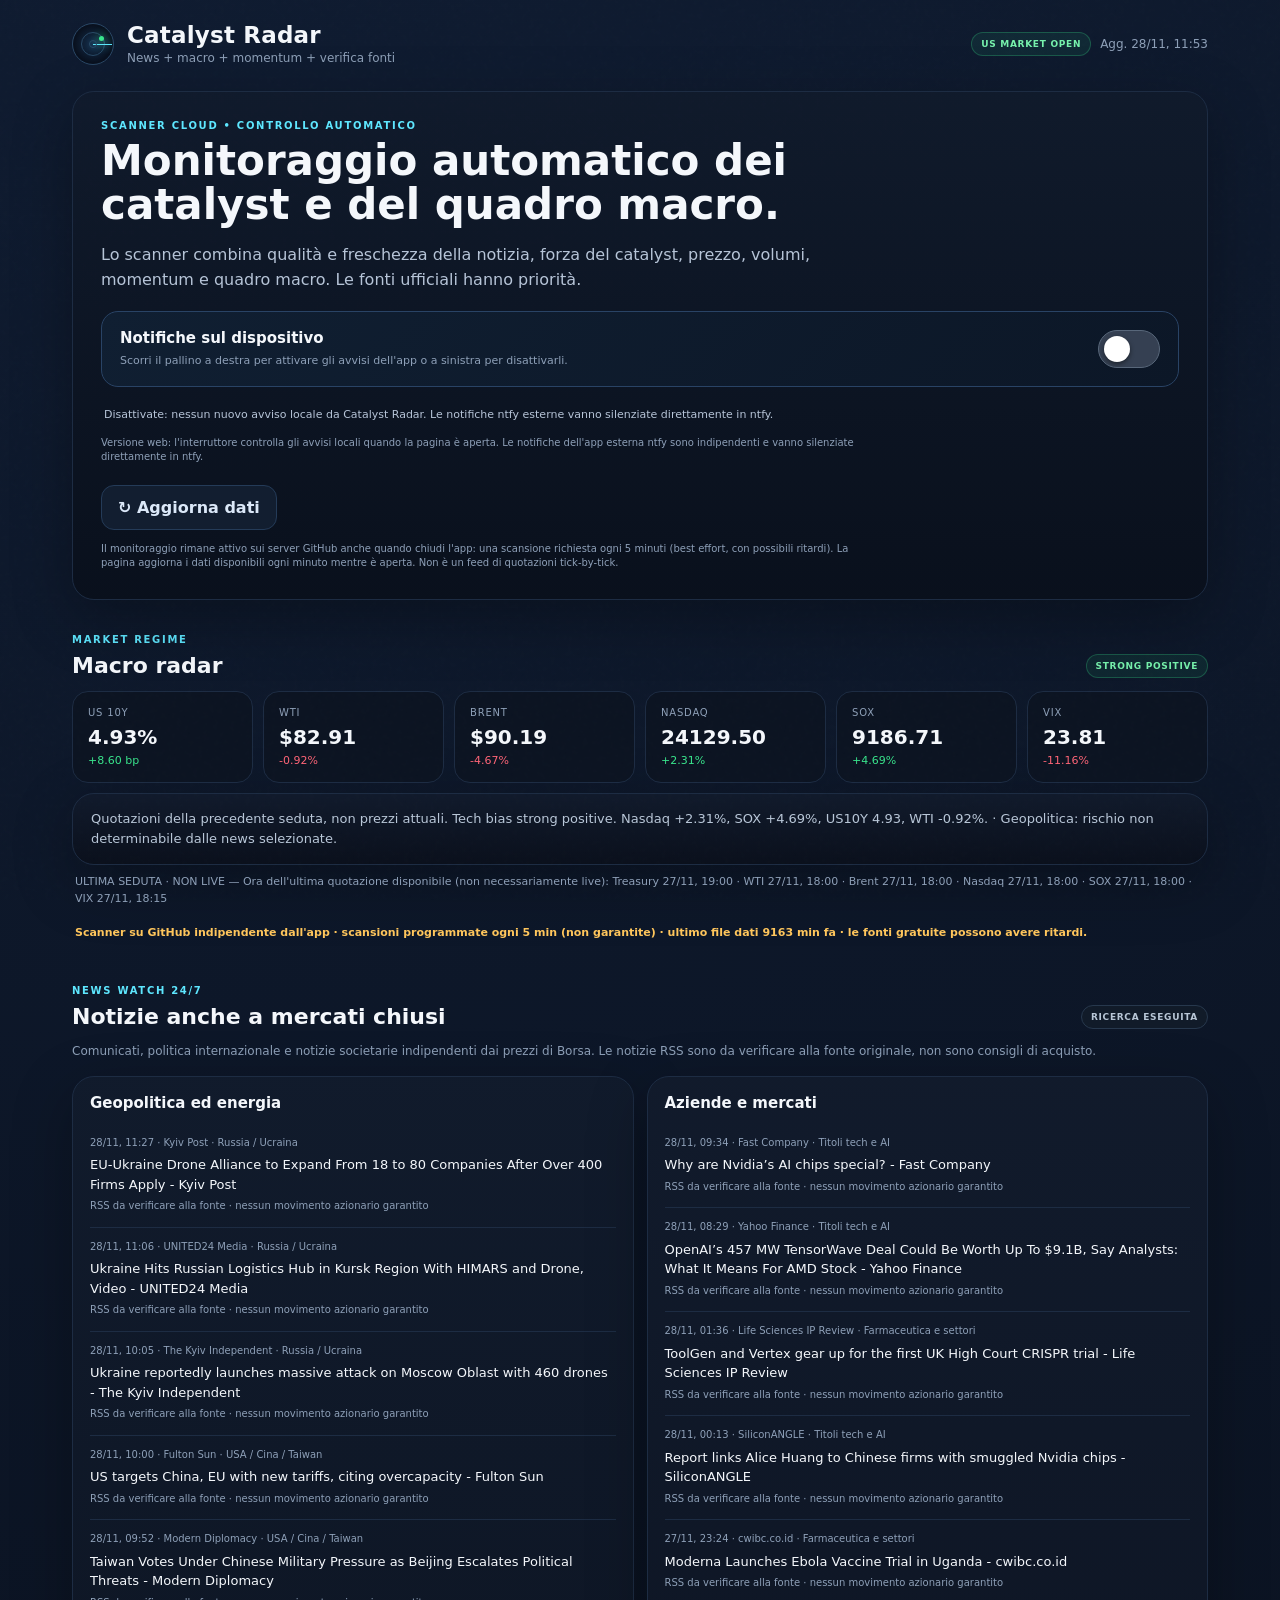
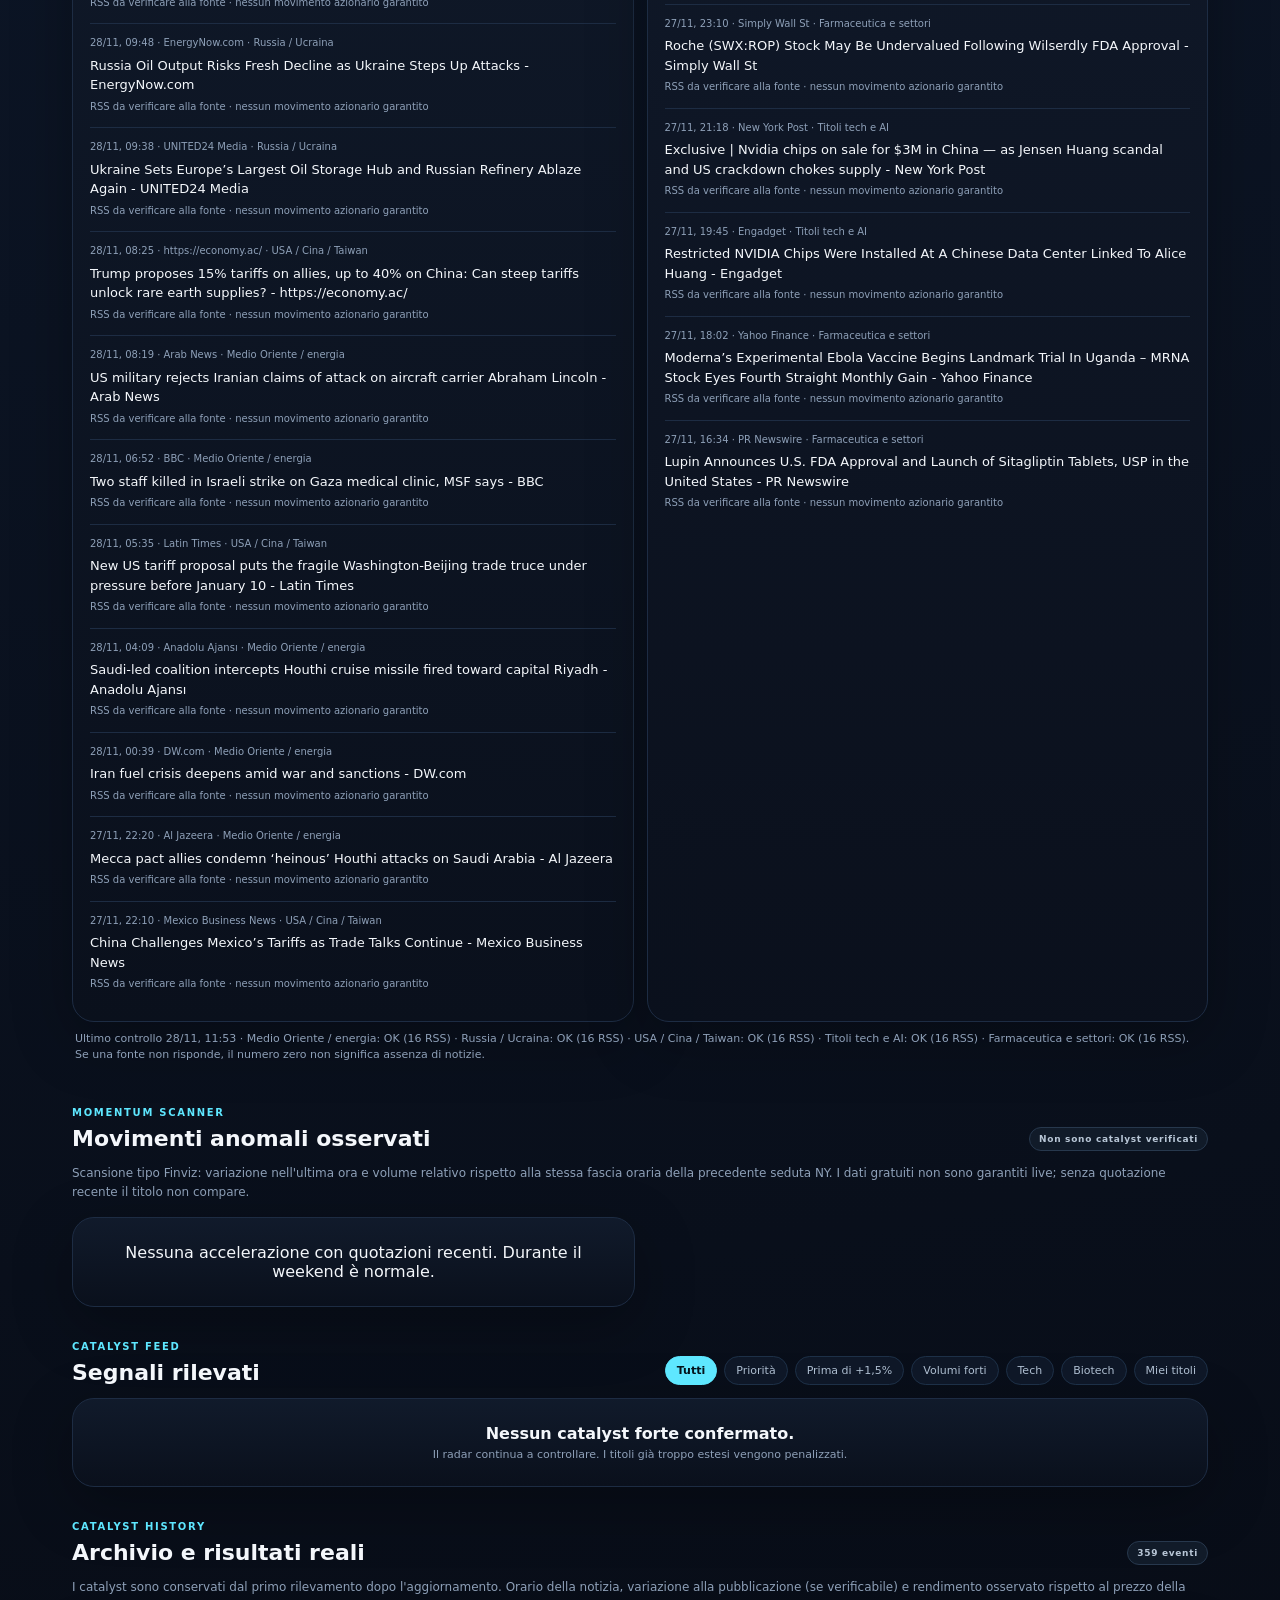
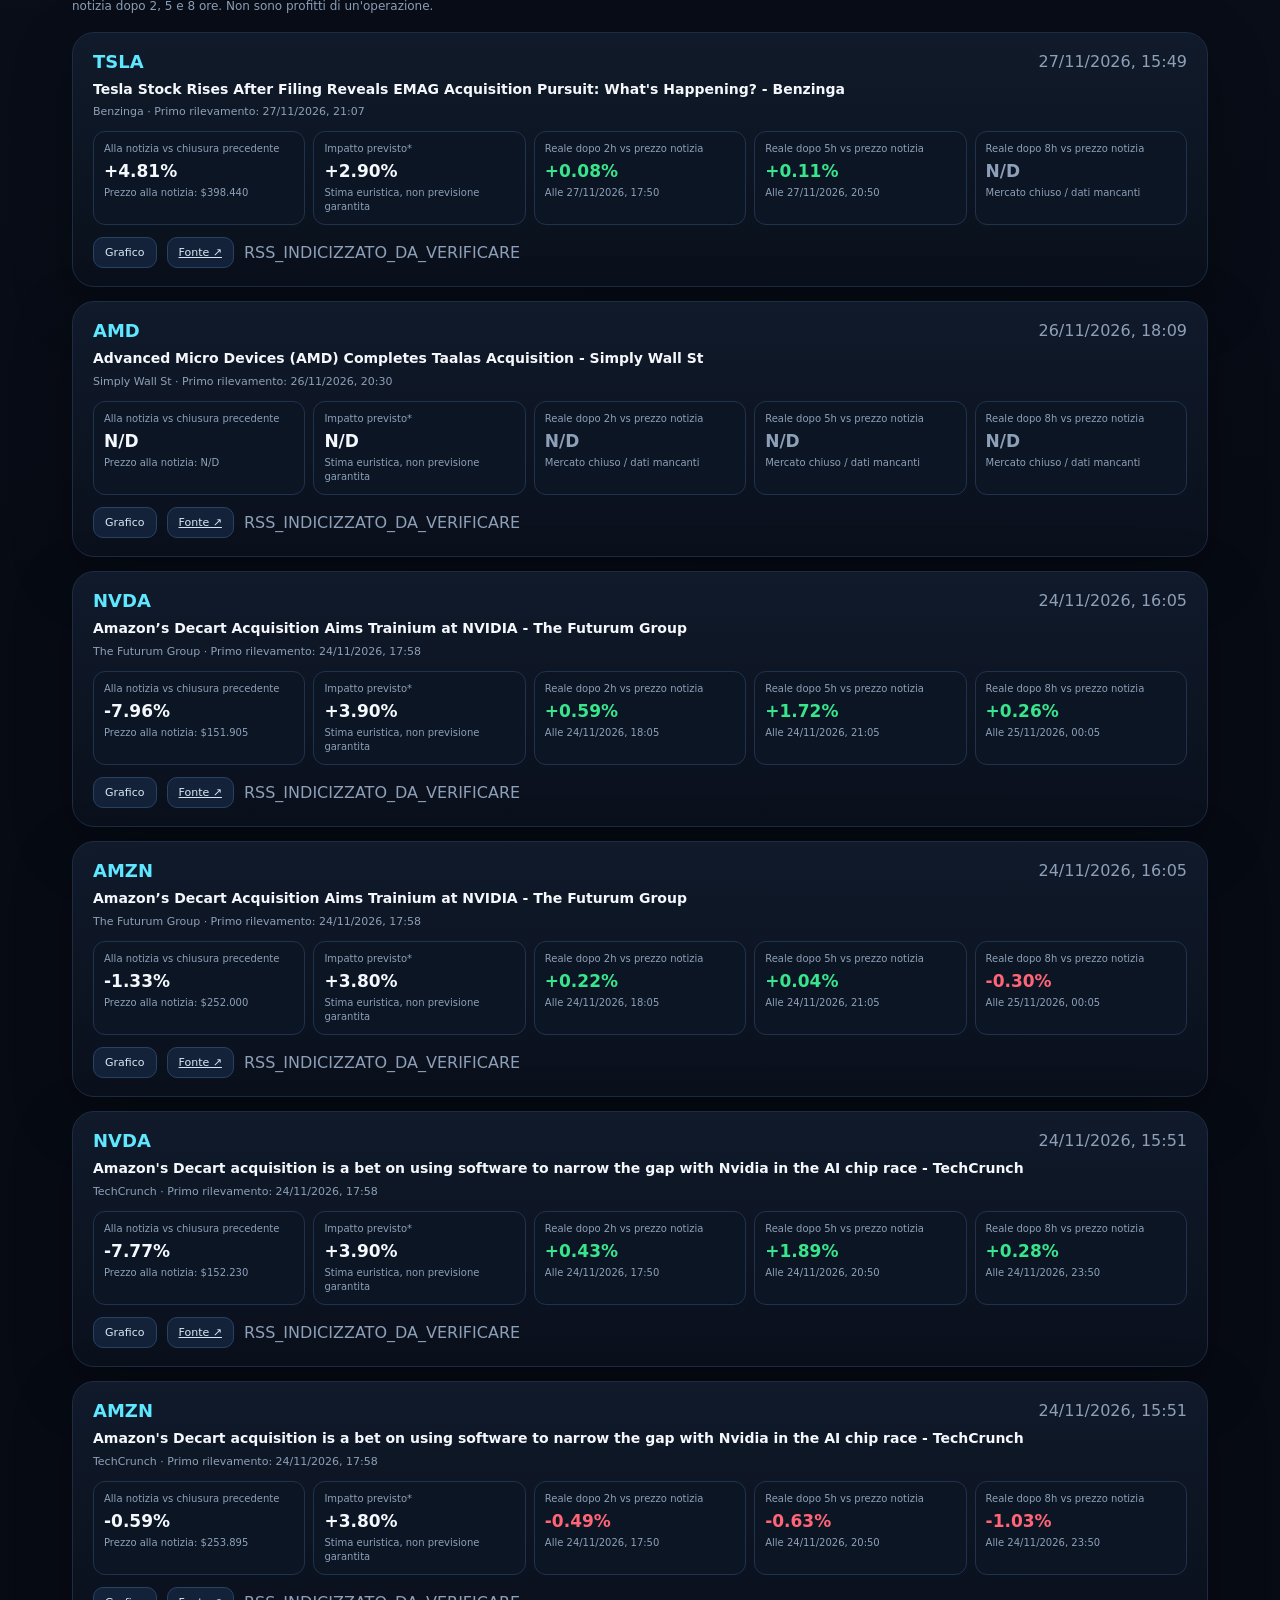
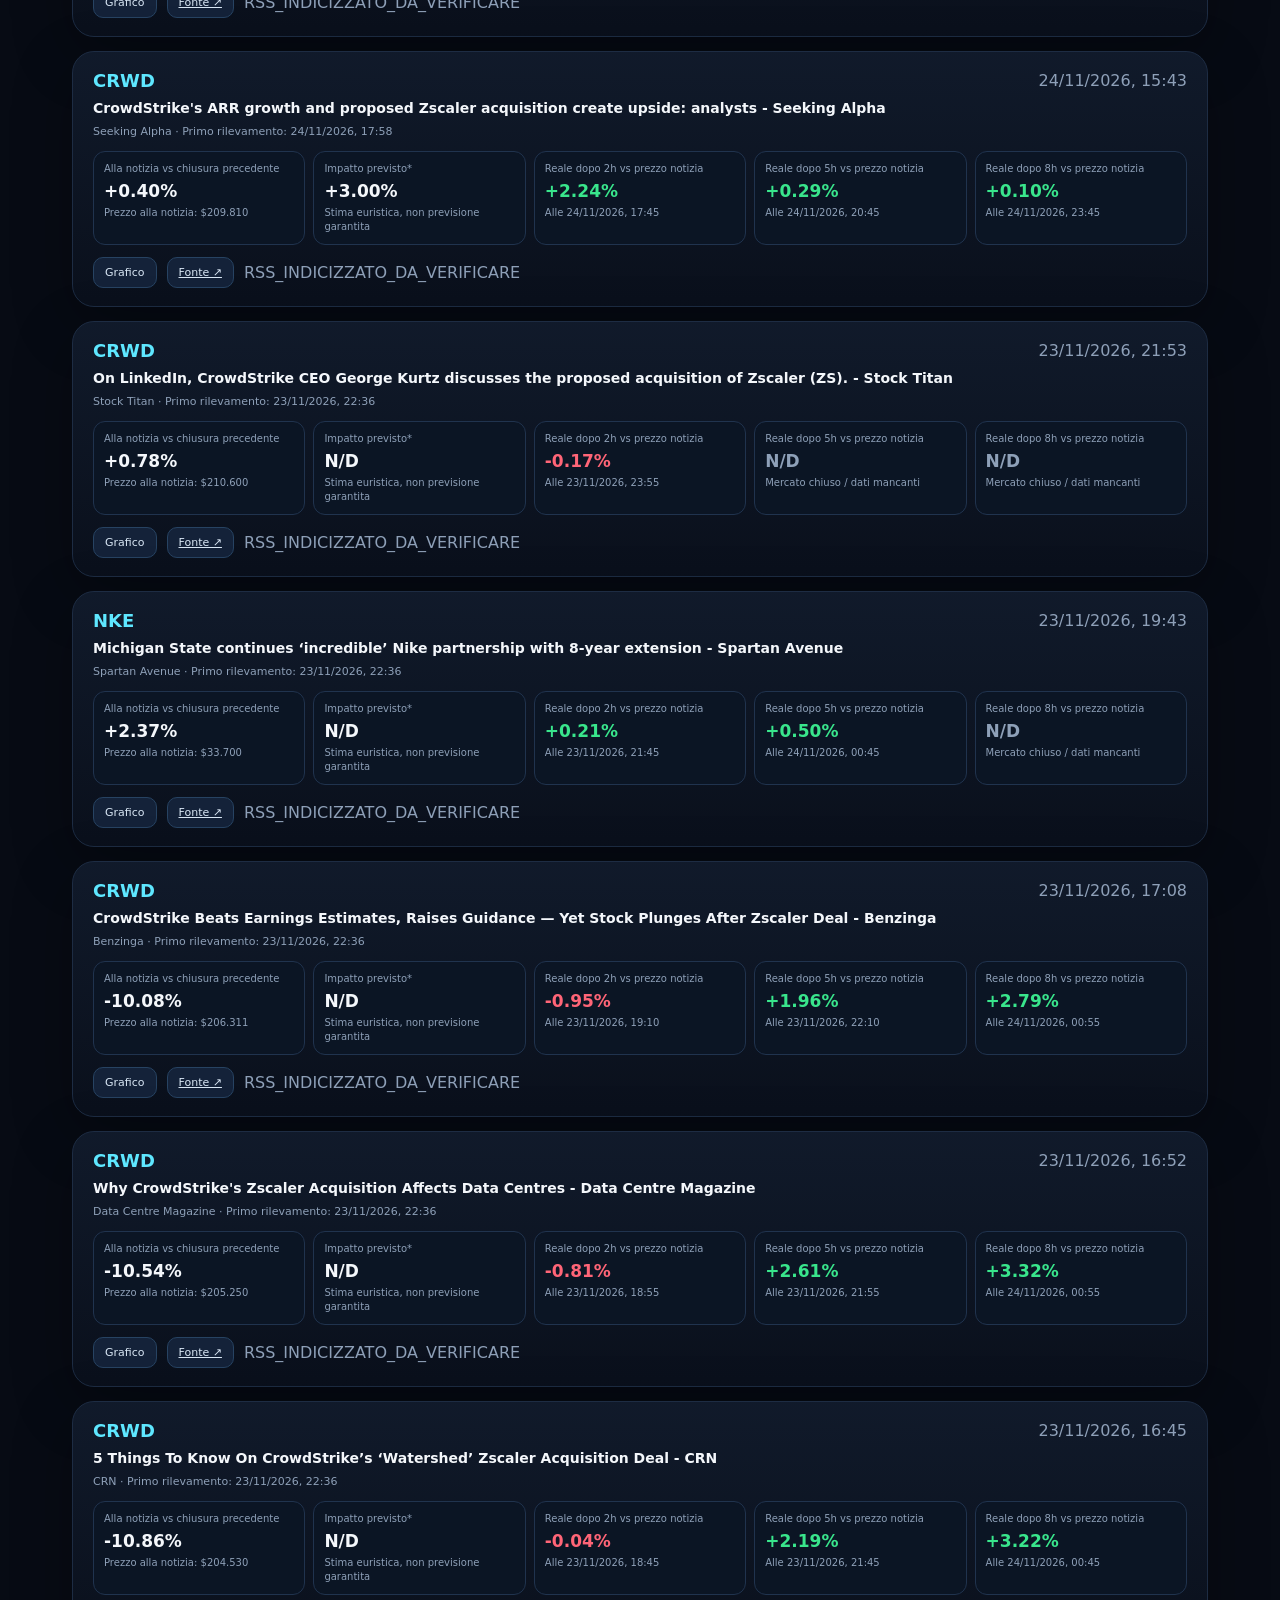
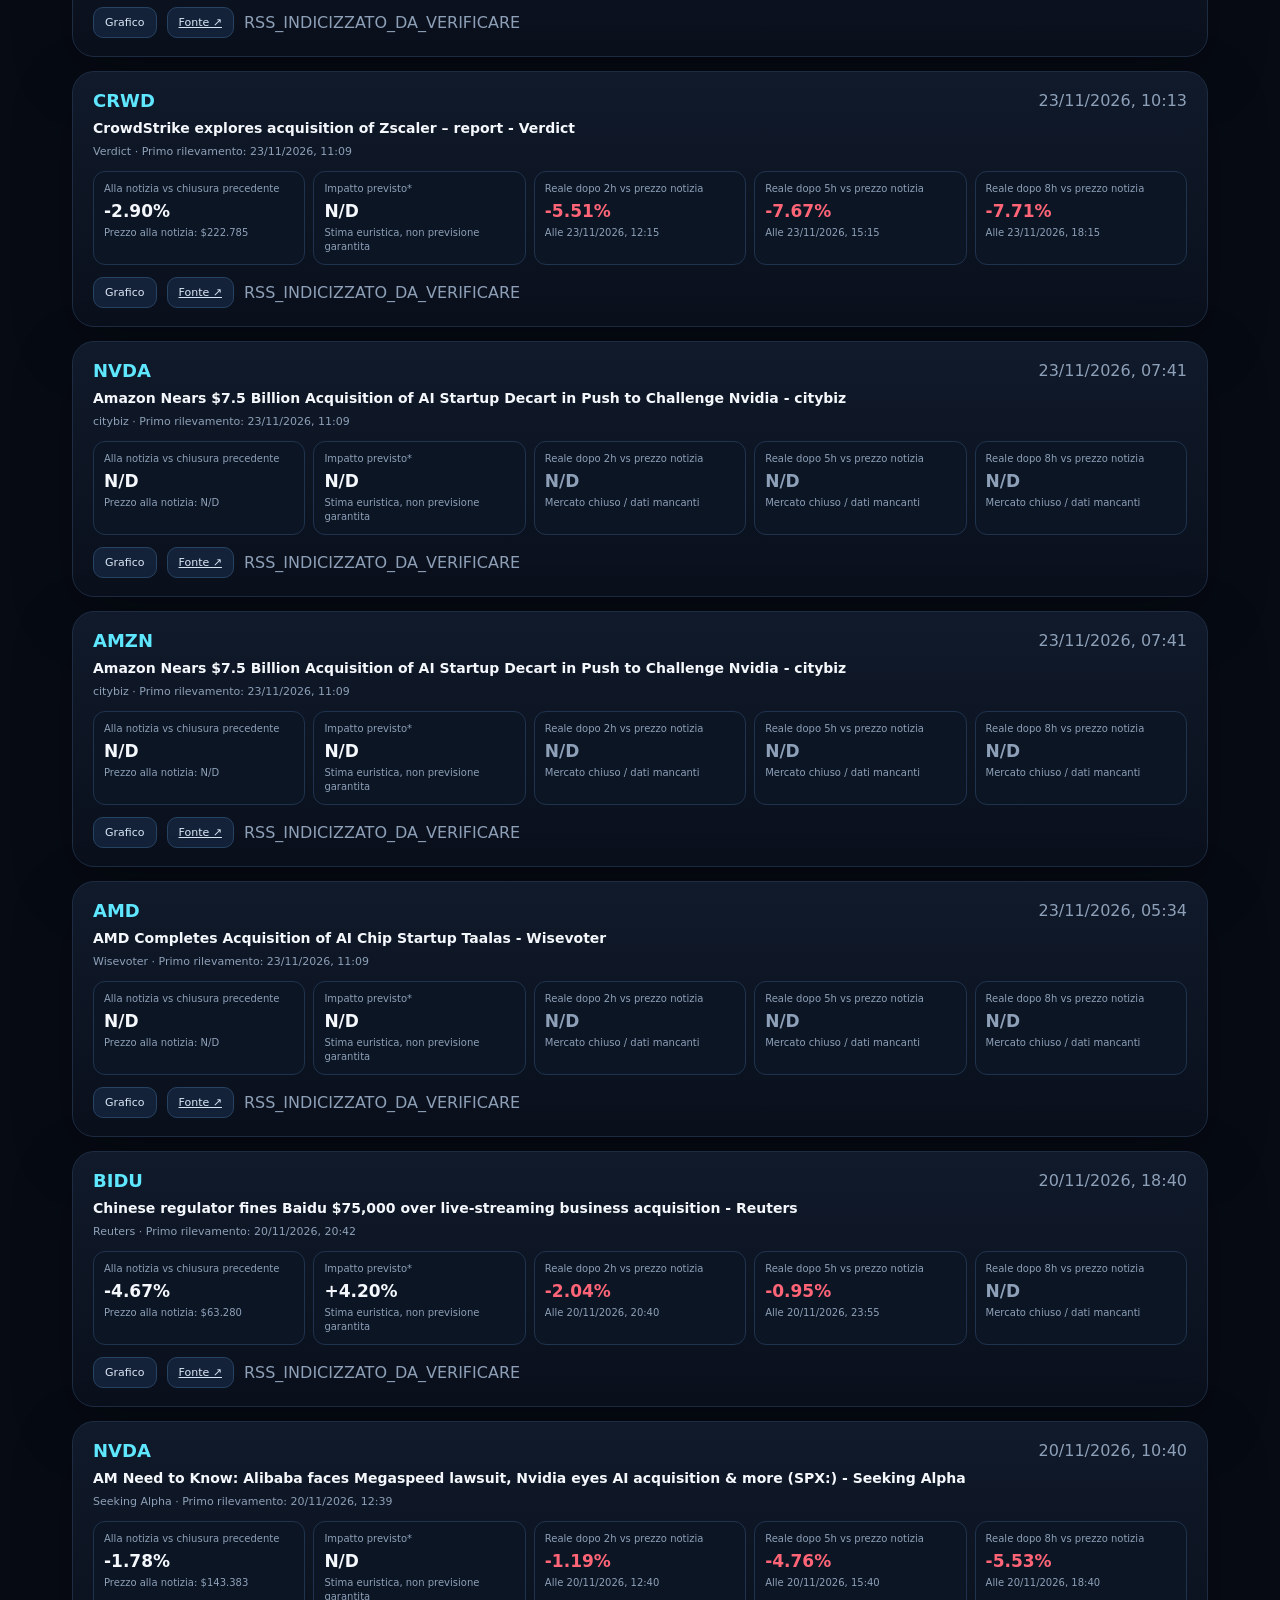
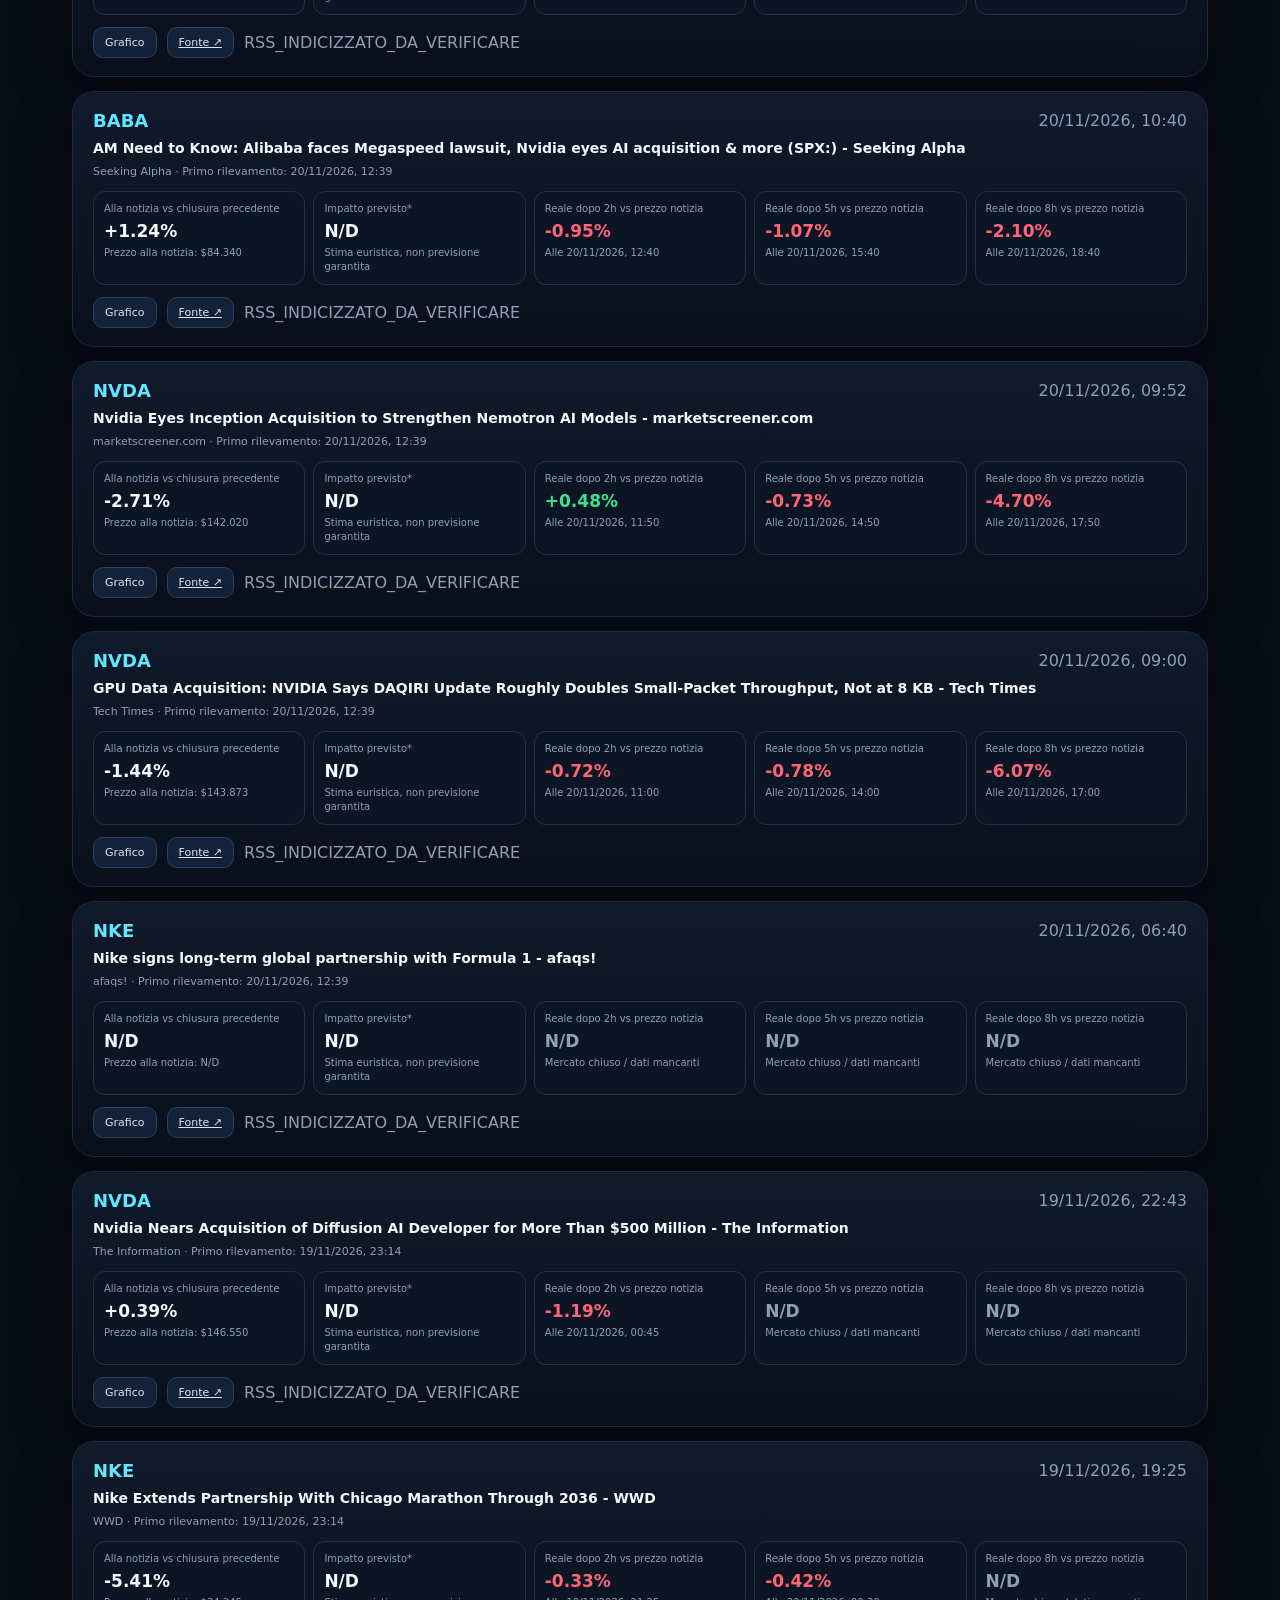
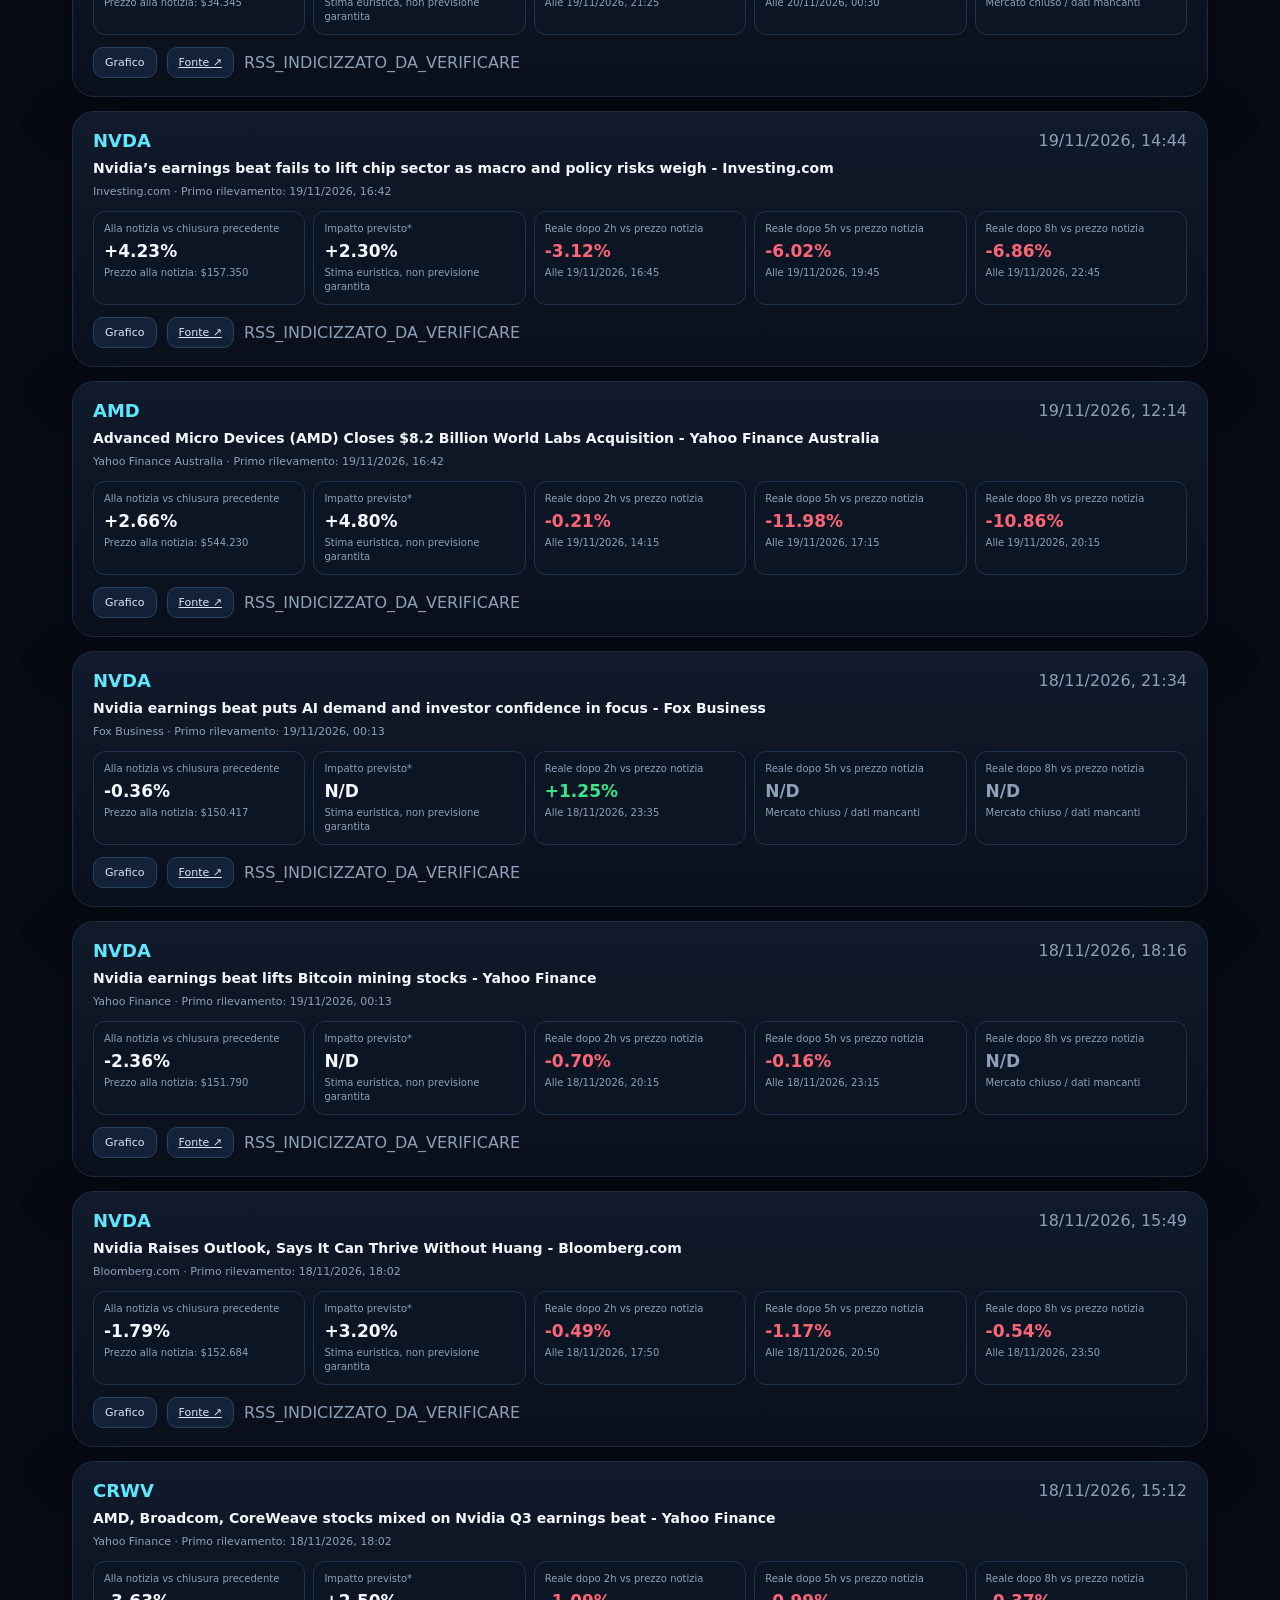
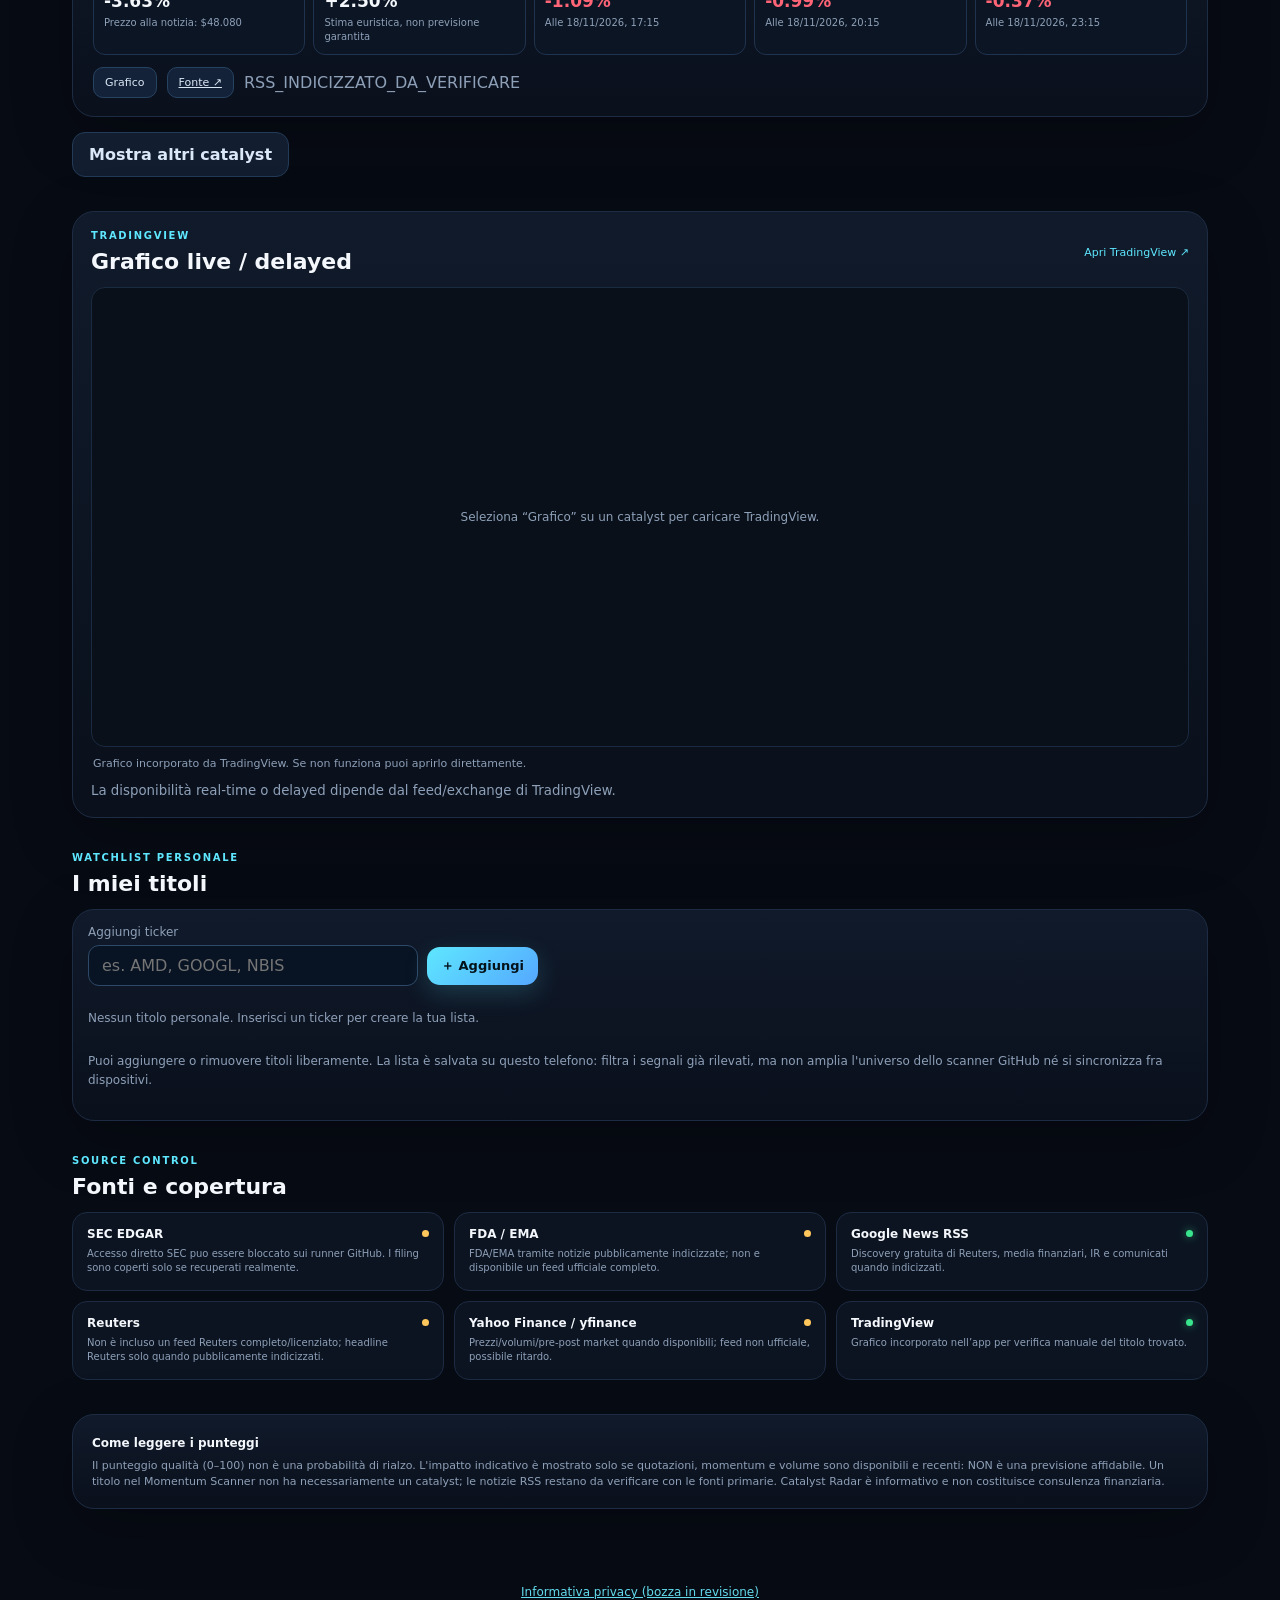
<file: index.html>
<!doctype html>
<html lang="it">
<head>
  <meta charset="utf-8" />
  <meta name="viewport" content="width=device-width,initial-scale=1,viewport-fit=cover" />
  <meta name="theme-color" content="#070b14" />
  <meta name="description" content="Catalyst Radar: scanner gratuito di catalyst azionari, macro, momentum e fonti." />
  <title>Catalyst Radar</title>
  <link rel="manifest" href="./manifest.webmanifest" />
  <link rel="icon" href="./assets/icon.svg" type="image/svg+xml" />
  <link rel="apple-touch-icon" href="./assets/icon-192.png" />
  <link rel="stylesheet" href="./styles.css" />
</head>
<body>
  <div class="noise"></div>
  <header class="topbar">
    <div class="brand">
      <div class="radar-logo"><span></span><i></i></div>
      <div>
        <h1>Catalyst Radar</h1>
        <p>News + macro + momentum + verifica fonti</p>
      </div>
    </div>
    <div class="status-row">
      <span id="marketBadge" class="badge neutral">Market</span>
      <span id="lastUpdate" class="muted">Aggiornamento…</span>
    </div>
  </header>

  <main>
    <section class="hero panel">
      <div class="hero-copy">
        <div class="eyebrow">SCANNER CLOUD • CONTROLLO AUTOMATICO</div>
        <h2>Monitoraggio automatico dei catalyst e del quadro macro.</h2>
        <p>Lo scanner combina qualità e freschezza della notizia, forza del catalyst, prezzo, volumi, momentum e quadro macro. Le fonti ufficiali hanno priorità.</p>
        <div class="notification-preference">
          <div class="notification-preference-copy">
            <strong>Notifiche sul dispositivo</strong>
            <small>Scorri il pallino a destra per attivare gli avvisi dell'app o a sinistra per disattivarli.</small>
          </div>
          <label class="notification-switch">
            <input id="deviceNotificationToggle" type="checkbox" role="switch" aria-label="Notifiche su questo dispositivo" aria-describedby="deviceNotificationStatus" />
            <span class="notification-switch-track" aria-hidden="true"><span class="notification-switch-thumb"></span></span>
          </label>
        </div>
        <p id="deviceNotificationStatus" class="data-timestamps" aria-live="polite">Controllo preferenza notifiche…</p>
        <small id="notificationPlatformInfo" class="hero-note">Versione web: l'interruttore controlla soltanto gli avvisi mentre la pagina è aperta. Le notifiche dell'app esterna ntfy vanno gestite separatamente in ntfy. La versione Android usa invece notifiche Firebase per ciascun dispositivo, quando Firebase è configurato.</small>
        <div class="actions">
          <button id="refreshBtn" class="secondary">↻ Aggiorna dati</button>
          <button id="installBtn" class="secondary hidden">＋ Installa app</button>
        </div>
        <small class="hero-note">Il monitoraggio rimane attivo sui server GitHub anche quando chiudi l'app: una scansione richiesta ogni 5 minuti (best effort, con possibili ritardi). La pagina aggiorna i dati disponibili ogni minuto mentre è aperta. Non è un feed di quotazioni tick-by-tick.</small>
      </div>
    </section>

    <section>
      <div class="section-head">
        <div><div class="eyebrow">MARKET REGIME</div><h3>Macro radar</h3></div>
        <span id="macroBias" class="badge neutral">NEUTRAL</span>
      </div>
      <div id="macroGrid" class="macro-grid"></div>
      <div id="macroSummary" class="macro-summary panel">Caricamento quadro macro…</div>
      <div id="macroQuoteTimes" class="data-timestamps">Ultime quotazioni disponibili: verifica in corso…</div>
      <div id="backendStatus" class="data-timestamps">Ultima scansione cloud: in attesa…</div>
    </section>

    <section id="newsWatchSection">
      <div class="section-head">
        <div><div class="eyebrow">NEWS WATCH 24/7</div><h3>Notizie anche a mercati chiusi</h3></div>
        <span id="newsWatchStatus" class="badge neutral">Controllo fonti</span>
      </div>
      <p class="section-description">Comunicati, politica internazionale e notizie societarie indipendenti dai prezzi di Borsa. Le notizie RSS sono da verificare alla fonte originale, non sono consigli di acquisto.</p>
      <div class="news-watch-columns">
        <div class="panel news-watch-panel">
          <h4>Geopolitica ed energia</h4>
          <div id="geopoliticsNews" class="news-watch-list"><p class="muted">Ricerca geopolitica in corso…</p></div>
        </div>
        <div class="panel news-watch-panel">
          <h4>Aziende e mercati</h4>
          <div id="corporateNews" class="news-watch-list"><p class="muted">Ricerca notizie societarie in corso…</p></div>
        </div>
      </div>
      <div id="newsSourceHealth" class="data-timestamps" role="status" aria-live="polite">Stato sorgenti notizie in aggiornamento…</div>
    </section>

    <section id="moversSection">
      <div class="section-head">
        <div><div class="eyebrow">MOMENTUM SCANNER</div><h3>Movimenti anomali osservati</h3></div>
        <span class="badge neutral">Non sono catalyst verificati</span>
      </div>
      <p class="section-description">Scansione tipo Finviz: variazione nell'ultima ora e volume relativo rispetto alla stessa fascia oraria della precedente seduta NY. I dati gratuiti non sono garantiti live; senza quotazione recente il titolo non compare.</p>
      <div id="moversList" class="mover-list"><div class="empty panel">Caricamento movimenti...</div></div>
    </section>

    <section>
      <div class="section-head">
        <div><div class="eyebrow">CATALYST FEED</div><h3>Segnali rilevati</h3></div>
        <div class="filters" id="filters">
          <button class="filter active" data-filter="all">Tutti</button>
          <button class="filter" data-filter="critical">Priorità</button>
          <button class="filter" data-filter="early">Prima di +1,5%</button>
          <button class="filter" data-filter="volume">Volumi forti</button>
          <button class="filter" data-filter="tech">Tech</button>
          <button class="filter" data-filter="biotech">Biotech</button>
          <button class="filter" data-filter="personal">Miei titoli</button>
        </div>
      </div>
      <div id="emptyState" class="empty panel hidden">
        <strong>Nessun catalyst forte confermato.</strong>
        <span>Il radar continua a controllare. I titoli già troppo estesi vengono penalizzati.</span>
      </div>
      <div id="catalystList" class="catalyst-list"></div>
    </section>

    <section id="archiveSection">
      <div class="section-head">
        <div><div class="eyebrow">CATALYST HISTORY</div><h3>Archivio e risultati reali</h3></div>
        <span id="archiveCount" class="badge neutral">Archivio in caricamento</span>
      </div>
      <p class="section-description">I catalyst sono conservati dal primo rilevamento dopo l'aggiornamento. Orario della notizia, variazione alla pubblicazione (se verificabile) e rendimento osservato rispetto al prezzo della notizia dopo 2, 5 e 8 ore. Non sono profitti di un'operazione.</p>
      <div id="archiveList" class="archive-list"><div class="empty panel">Caricamento archivio…</div></div>
      <button id="archiveMoreBtn" class="secondary hidden" type="button">Mostra altri catalyst</button>
    </section>

    <section class="chart-section panel">
      <div class="section-head compact">
        <div><div class="eyebrow">TRADINGVIEW</div><h3 id="chartTitle">Grafico live / delayed</h3></div>
        <div class="chart-tools">
          <button id="retryChartBtn" class="mini-btn hidden" type="button">↻ Ricarica grafico</button>
          <a id="openTradingView" class="text-link" href="https://www.tradingview.com/" target="_blank" rel="noopener noreferrer">Apri TradingView ↗</a>
        </div>
      </div>
      <div id="tvChart" class="tv-chart"><div class="chart-placeholder">Seleziona “Grafico” su un catalyst per caricare TradingView.</div></div>
      <div id="chartStatus" class="chart-status" role="status" aria-live="polite">Grafico incorporato da TradingView. Se non funziona puoi aprirlo direttamente.</div>
      <small class="muted">La disponibilità real-time o delayed dipende dal feed/exchange di TradingView.</small>
    </section>

    <section id="personalSection">
      <div class="section-head"><div><div class="eyebrow">WATCHLIST PERSONALE</div><h3>I miei titoli</h3></div></div>
      <div class="watchlist panel">
        <form id="personalForm" class="personal-form" autocomplete="off">
          <label for="personalTicker">Aggiungi ticker</label>
          <div class="personal-controls">
            <input id="personalTicker" name="ticker" placeholder="es. AMD, GOOGL, NBIS" maxlength="12" autocapitalize="characters" spellcheck="false" required>
            <button class="primary" type="submit">＋ Aggiungi</button>
          </div>
        </form>
        <div id="watchlist" class="personal-items"></div>
        <small class="section-description">Puoi aggiungere o rimuovere titoli liberamente. La lista è salvata su questo telefono: filtra i segnali già rilevati, ma non amplia l'universo dello scanner GitHub né si sincronizza fra dispositivi.</small>
      </div>
    </section>

    <section>
      <div class="section-head"><div><div class="eyebrow">SOURCE CONTROL</div><h3>Fonti e copertura</h3></div></div>
      <div id="sources" class="sources-grid"></div>
    </section>

    <section class="disclaimer panel">
      <strong>Come leggere i punteggi</strong>
      <p>Il punteggio qualità (0–100) non è una probabilità di rialzo. L'impatto indicativo è mostrato solo se quotazioni, momentum e volume sono disponibili e recenti: NON è una previsione affidabile. Un titolo nel Momentum Scanner non ha necessariamente un catalyst; le notizie RSS restano da verificare con le fonti primarie. Catalyst Radar è informativo e non costituisce consulenza finanziaria.</p>
    </section>
  </main>

  <div style="text-align:center;padding:12px 24px 24px;font-size:12px"><a href="./privacy.html" style="color:#63dbec">Informativa privacy (bozza in revisione)</a></div>
  <div id="toast" class="toast"></div>
  <script src="./app.js"></script>
</body>
</html>
</file>
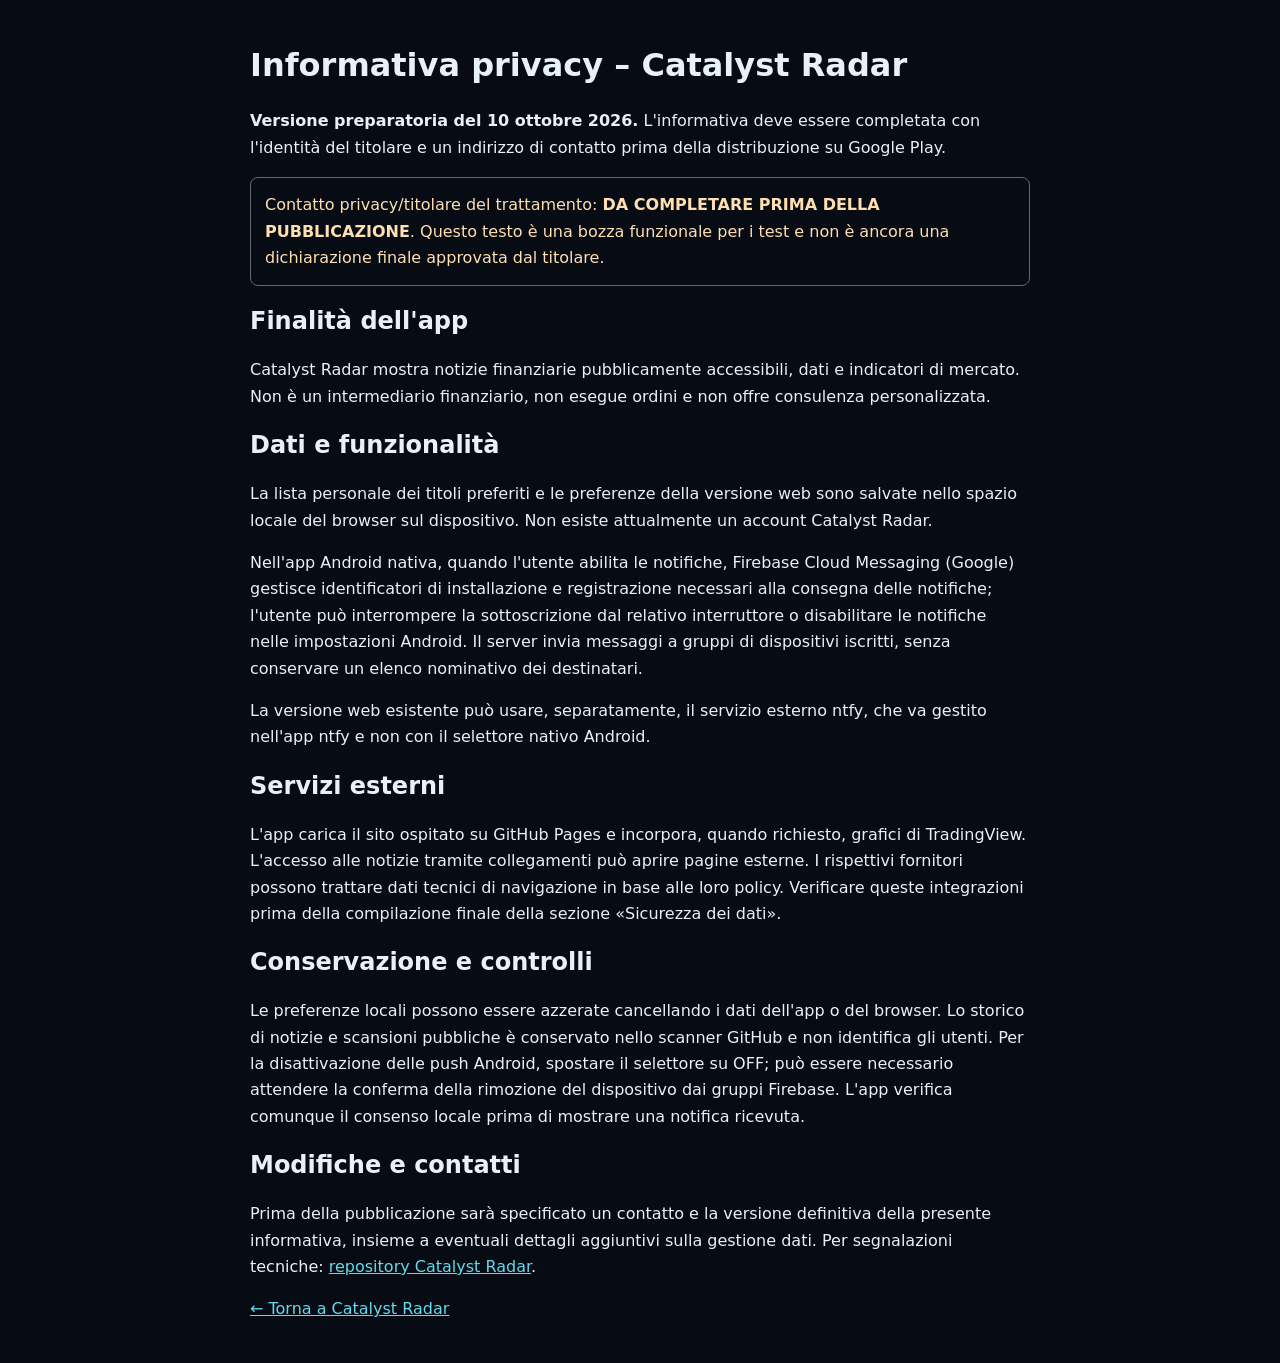
<file: privacy.html>
<!doctype html>
<html lang="it"><head><meta charset="utf-8"><meta name="viewport" content="width=device-width, initial-scale=1">
<meta name="theme-color" content="#070b14"><title>Privacy | Catalyst Radar</title>
<style>body{font:16px/1.65 system-ui,sans-serif;background:#070b14;color:#e8f0f9;margin:0;padding:24px}
main{max-width:780px;margin:auto}a{color:#63dbec}h1,h2{line-height:1.3}
.notice{padding:14px;border:1px solid #667;border-radius:8px;color:#ffdeb0}</style></head><body><main>
<h1>Informativa privacy – Catalyst Radar</h1>
<p><strong>Versione preparatoria del 10 ottobre 2026.</strong> L'informativa deve essere completata con l'identità del titolare e un indirizzo di contatto prima della distribuzione su Google Play.</p>
<p class="notice">Contatto privacy/titolare del trattamento: <strong>DA COMPLETARE PRIMA DELLA PUBBLICAZIONE</strong>.
Questo testo è una bozza funzionale per i test e non è ancora una dichiarazione finale approvata dal titolare.</p>
<h2>Finalità dell'app</h2>
<p>Catalyst Radar mostra notizie finanziarie pubblicamente accessibili, dati e indicatori di mercato.
Non è un intermediario finanziario, non esegue ordini e non offre consulenza personalizzata.</p>
<h2>Dati e funzionalità</h2>
<p>La lista personale dei titoli preferiti e le preferenze della versione web sono salvate nello
spazio locale del browser sul dispositivo. Non esiste attualmente un account Catalyst Radar.</p>
<p>Nell'app Android nativa, quando l'utente abilita le notifiche, Firebase Cloud Messaging (Google)
gestisce identificatori di installazione e registrazione necessari alla consegna delle notifiche;
l'utente può interrompere la sottoscrizione dal relativo interruttore o disabilitare le
notifiche nelle impostazioni Android. Il server invia messaggi a gruppi di dispositivi iscritti,
senza conservare un elenco nominativo dei destinatari.</p>
<p>La versione web esistente può usare, separatamente, il servizio esterno ntfy, che va gestito
nell'app ntfy e non con il selettore nativo Android.</p>
<h2>Servizi esterni</h2>
<p>L'app carica il sito ospitato su GitHub Pages e incorpora, quando richiesto, grafici di
TradingView. L'accesso alle notizie tramite collegamenti può aprire pagine esterne.
I rispettivi fornitori possono trattare dati tecnici di navigazione in base alle loro policy.
Verificare queste integrazioni prima della compilazione finale della sezione «Sicurezza dei dati».</p>
<h2>Conservazione e controlli</h2>
<p>Le preferenze locali possono essere azzerate cancellando i dati dell'app o del browser.
Lo storico di notizie e scansioni pubbliche è conservato nello scanner GitHub e non identifica
gli utenti. Per la disattivazione delle push Android, spostare il selettore su OFF; può essere
necessario attendere la conferma della rimozione del dispositivo dai gruppi Firebase.
L'app verifica comunque il consenso locale prima di mostrare una notifica ricevuta.</p>
<h2>Modifiche e contatti</h2>
<p>Prima della pubblicazione sarà specificato un contatto e la versione definitiva della
presente informativa, insieme a eventuali dettagli aggiuntivi sulla gestione dati.
Per segnalazioni tecniche: <a href="https://github.com/mirkottino83-eng/catalyst-radar/issues">repository Catalyst Radar</a>.</p>
<p><a href="./">← Torna a Catalyst Radar</a></p>
</main></body></html>
</file>
<file: styles.css>
:root{--bg:#070b14;--panel:#0d1422;--panel2:#111b2c;--line:#1d2c43;--text:#f4f7fb;--muted:#8ea0b8;--cyan:#5ee7ff;--green:#39e58c;--amber:#ffc65c;--red:#ff6577;--blue:#6aa6ff;--shadow:0 18px 60px rgba(0,0,0,.28)}
*{box-sizing:border-box}html{background:var(--bg)}body{margin:0;background:radial-gradient(circle at 15% -10%,#12213a 0,transparent 36%),var(--bg);color:var(--text);font-family:Inter,ui-sans-serif,system-ui,-apple-system,BlinkMacSystemFont,"Segoe UI",sans-serif;min-height:100vh}.noise{position:fixed;inset:0;pointer-events:none;opacity:.05;background-image:url("data:image/svg+xml,%3Csvg viewBox='0 0 180 180' xmlns='http://www.w3.org/2000/svg'%3E%3Cfilter id='n'%3E%3CfeTurbulence type='fractalNoise' baseFrequency='.95' numOctaves='3' stitchTiles='stitch'/%3E%3C/filter%3E%3Crect width='100%25' height='100%25' filter='url(%23n)' opacity='.24'/%3E%3C/svg%3E")}.topbar{max-width:1180px;margin:auto;padding:22px 22px 10px;display:flex;align-items:center;justify-content:space-between;gap:16px}.brand{display:flex;align-items:center;gap:13px}.brand h1{font-size:23px;margin:0;letter-spacing:.2px}.brand p{margin:3px 0 0;color:var(--muted);font-size:12px}.radar-logo{width:42px;height:42px;border:1px solid #2b4866;border-radius:50%;position:relative;background:radial-gradient(circle,#16304e 0,#09111f 66%);overflow:hidden}.radar-logo:before,.radar-logo:after{content:"";position:absolute;border:1px solid #294966;border-radius:50%;inset:8px}.radar-logo:after{inset:16px}.radar-logo span{position:absolute;left:50%;top:50%;width:48%;height:1px;background:var(--cyan);transform-origin:left;animation:sweep 2.6s linear infinite;box-shadow:0 0 9px var(--cyan)}.radar-logo i{position:absolute;width:5px;height:5px;border-radius:50%;background:var(--green);right:9px;top:12px;box-shadow:0 0 10px var(--green)}@keyframes sweep{to{transform:rotate(360deg)}}.status-row{display:flex;align-items:center;gap:9px;font-size:12px}main{max-width:1180px;margin:auto;padding:16px 22px 64px;display:grid;gap:34px}.panel{background:linear-gradient(180deg,rgba(17,27,44,.94),rgba(10,16,28,.94));border:1px solid var(--line);border-radius:22px;box-shadow:var(--shadow)}.hero{padding:28px;display:grid;grid-template-columns:1.45fr .55fr;gap:26px;align-items:center;overflow:hidden;position:relative}.hero:after{content:"";position:absolute;width:360px;height:360px;border-radius:50%;border:1px solid rgba(94,231,255,.08);right:-130px;top:-130px;box-shadow:0 0 0 42px rgba(94,231,255,.025),0 0 0 84px rgba(94,231,255,.018)}.hero-copy{position:relative;z-index:1}.eyebrow{font-size:10px;font-weight:800;letter-spacing:1.7px;color:var(--cyan);margin-bottom:8px}.hero h2{font-size:clamp(25px,4vw,42px);line-height:1.05;margin:0 0 14px;max-width:760px}.hero p{color:#b6c4d7;line-height:1.55;max-width:780px}.hero-note{display:block;color:var(--muted);font-size:10px;line-height:1.45;margin-top:12px;max-width:760px}.actions{display:flex;gap:10px;flex-wrap:wrap;margin-top:20px}button,.text-link{font:inherit}button{border:0;cursor:pointer}.primary,.secondary{padding:12px 16px;border-radius:13px;font-weight:800}.primary{background:linear-gradient(135deg,var(--cyan),#55a8ff);color:#04121a;box-shadow:0 8px 24px rgba(94,231,255,.18)}.secondary{background:#121e30;border:1px solid #243b58;color:#dbe8f8}.secondary:hover,.filter:hover{border-color:#3c5c7d}.timer-wrap{display:flex;align-items:center;justify-content:center;flex-direction:column;position:relative;z-index:1}.timer-ring{width:158px;height:158px;border-radius:50%;display:grid;place-items:center;background:conic-gradient(var(--cyan) var(--progress,0%),#16253a 0);position:relative;box-shadow:0 0 35px rgba(94,231,255,.08)}.timer-ring:before{content:"";position:absolute;inset:9px;border-radius:50%;background:#0a111e;border:1px solid #223750}.timer-ring>div{z-index:1;text-align:center}.timer-ring strong{display:block;font-size:31px;letter-spacing:1px}.timer-ring span{display:block;font-size:9px;letter-spacing:1.8px;color:var(--muted);margin-top:3px}.timer-wrap p{text-align:center;color:var(--muted);font-size:11px;max-width:190px}.section-head{display:flex;align-items:flex-end;justify-content:space-between;gap:16px;margin-bottom:13px}.section-head.compact{align-items:center}.section-head h3{margin:0;font-size:22px}.macro-grid{display:grid;grid-template-columns:repeat(6,1fr);gap:10px}.macro-card{padding:15px;border:1px solid var(--line);border-radius:16px;background:#0c1422}.macro-card small{display:block;color:var(--muted);font-size:10px;text-transform:uppercase;letter-spacing:.8px}.macro-card strong{display:block;font-size:20px;margin-top:7px}.macro-card span{font-size:11px;margin-top:5px;display:block}.pos{color:var(--green)}.neg{color:var(--red)}.flat{color:var(--muted)}.macro-summary{padding:15px 18px;margin-top:10px;color:#b9c7d8;font-size:13px;line-height:1.55}.filters{display:flex;gap:7px;overflow:auto}.filter{background:#0e1727;color:#aebed0;border:1px solid #1d3047;border-radius:99px;padding:7px 11px;font-size:11px;white-space:nowrap}.filter.active{color:#04121a;background:var(--cyan);border-color:var(--cyan);font-weight:800}.catalyst-list{display:grid;gap:11px}.catalyst{padding:18px;border:1px solid var(--line);border-radius:19px;background:linear-gradient(180deg,#101a2a,#0a111e);display:grid;grid-template-columns:150px 1fr 188px;gap:18px;align-items:center}.ticker{display:flex;align-items:center;gap:10px}.ticker-bubble{width:47px;height:47px;border-radius:14px;display:grid;place-items:center;background:#142338;border:1px solid #25405f;font-size:12px;font-weight:900;color:var(--cyan)}.ticker h4{margin:0;font-size:18px}.ticker small{color:var(--muted);font-size:10px}.headline{font-size:14px;font-weight:800;line-height:1.35;margin-bottom:7px}.reason{color:#9eb0c6;font-size:12px;line-height:1.45}.meta{display:flex;gap:8px;flex-wrap:wrap;margin-top:10px}.chip{font-size:9px;padding:5px 8px;border-radius:99px;background:#121e30;border:1px solid #213753;color:#aebfd2}.scores{display:grid;grid-template-columns:1fr 1fr;gap:8px}.score{padding:10px;border-radius:13px;background:#0b1524;border:1px solid #1f334d}.score span{font-size:9px;color:var(--muted);display:block}.score strong{font-size:19px;display:block;margin-top:2px}.score.full{grid-column:1/-1}.bar{height:5px;border-radius:99px;background:#1a2940;margin-top:7px;overflow:hidden}.bar i{display:block;height:100%;background:linear-gradient(90deg,var(--blue),var(--cyan));width:var(--w,0%);border-radius:inherit}.catalyst-actions{grid-column:1/-1;display:flex;gap:8px;padding-top:2px;flex-wrap:wrap}.mini-btn{padding:8px 11px;border-radius:10px;background:#142239;border:1px solid #274362;color:#d9e7f5;font-size:11px}.mini-btn:hover{border-color:var(--cyan)}.badge{display:inline-flex;align-items:center;padding:6px 9px;border-radius:99px;font-size:9px;font-weight:900;letter-spacing:.7px;border:1px solid}.badge.positive{color:#77f2ad;background:rgba(57,229,140,.08);border-color:rgba(57,229,140,.25)}.badge.negative{color:#ff8693;background:rgba(255,101,119,.08);border-color:rgba(255,101,119,.25)}.badge.neutral{color:#b8c6d6;background:#111b29;border-color:#27384d}.badge.warning{color:#ffd680;background:rgba(255,198,92,.08);border-color:rgba(255,198,92,.25)}.chart-section{padding:18px}.tv-chart{height:460px;border-radius:14px;overflow:hidden;background:#09101a;border:1px solid #1a2a40}.chart-placeholder{height:100%;display:grid;place-items:center;color:var(--muted);font-size:12px;text-align:center;padding:20px}.text-link{color:var(--cyan);text-decoration:none;font-size:11px}.watchlist{padding:15px;display:flex;gap:8px;flex-wrap:wrap}.watch-chip{padding:8px 10px;border-radius:12px;background:#0d1726;border:1px solid #203650;font-size:11px;font-weight:800}.watch-chip.critical{border-color:rgba(94,231,255,.42);color:#dffbff}.watch-chip.unavailable{opacity:.55;text-decoration:line-through}.sources-grid{display:grid;grid-template-columns:repeat(3,1fr);gap:10px}.source{padding:14px;border:1px solid var(--line);border-radius:15px;background:#0c1422}.source strong{font-size:12px}.source p{font-size:10px;line-height:1.45;color:var(--muted);margin:6px 0 0}.source .source-state{display:flex;align-items:center;justify-content:space-between;gap:8px;margin-bottom:6px}.dot{width:7px;height:7px;border-radius:50%;background:var(--green);box-shadow:0 0 8px rgba(57,229,140,.6)}.dot.limited{background:var(--amber);box-shadow:none}.disclaimer{padding:17px 19px}.disclaimer strong{font-size:12px}.disclaimer p{margin:7px 0 0;color:var(--muted);font-size:11px;line-height:1.5}.empty{padding:25px;text-align:center}.empty strong,.empty span{display:block}.empty span{color:var(--muted);font-size:11px;margin-top:5px}.toast{position:fixed;left:50%;bottom:24px;transform:translate(-50%,20px);background:#16253a;color:#ecf7ff;border:1px solid #2a4564;padding:10px 14px;border-radius:12px;font-size:11px;opacity:0;pointer-events:none;transition:.25s;z-index:99;box-shadow:var(--shadow)}.toast.show{opacity:1;transform:translate(-50%,0)}.muted{color:var(--muted)}.hidden{display:none!important}
@media(max-width:900px){.macro-grid{grid-template-columns:repeat(3,1fr)}.sources-grid{grid-template-columns:1fr 1fr}.catalyst{grid-template-columns:130px 1fr}.scores{grid-column:1/-1;grid-template-columns:repeat(3,1fr)}}
@media(max-width:650px){.topbar{padding:16px 14px 6px;align-items:flex-start}.brand p{display:none}.status-row{flex-direction:column;align-items:flex-end}.topbar .muted{font-size:9px}main{padding:10px 13px 52px;gap:28px}.hero{grid-template-columns:1fr;padding:19px}.hero h2{font-size:29px}.timer-ring{width:140px;height:140px}.macro-grid{grid-template-columns:repeat(2,1fr)}.section-head{align-items:flex-start;flex-direction:column}.filters{width:100%}.catalyst{grid-template-columns:1fr;padding:14px}.scores{grid-column:auto;grid-template-columns:repeat(2,1fr)}.sources-grid{grid-template-columns:1fr}.tv-chart{height:360px}.chart-section{padding:13px}.catalyst-actions{grid-column:auto}.hero-copy p{font-size:13px}}

.chart-tools{display:flex;align-items:center;gap:12px;flex-wrap:wrap}.chart-status{font-size:11px;color:var(--muted);padding:9px 2px;min-height:25px;line-height:1.4}

/* editable watchlist + history */
.section-description{display:block;color:var(--muted);font-size:12px;line-height:1.6;margin:8px 0 15px}
.data-timestamps{color:var(--muted);font-size:11px;line-height:1.5;padding:9px 3px}
.data-stale{color:var(--amber);font-weight:700}
.archive-list{display:grid;gap:14px}
.archive-item{padding:18px 20px}
.archive-head{display:flex;align-items:center;justify-content:space-between;gap:14px;flex-wrap:wrap}
.archive-head>strong{font-size:18px;color:var(--cyan)}
.archive-title{font-size:14px;font-weight:750;line-height:1.4;margin:8px 0 5px}
.archive-sub{font-size:11px;color:var(--muted);margin-bottom:12px;line-height:1.4}
.archive-stats{display:grid;grid-template-columns:repeat(5,minmax(0,1fr));gap:8px}
.archive-stat{min-width:0;background:#0b1524;border:1px solid #20334e;border-radius:12px;padding:10px;display:flex;flex-direction:column;gap:5px}
.archive-stat strong{font-size:17px}
.archive-stat small{font-size:10px;line-height:1.4;color:var(--muted);overflow-wrap:anywhere}
.archive-actions{display:flex;align-items:center;gap:10px;flex-wrap:wrap;margin-top:12px}
#archiveMoreBtn{margin-top:15px}
#personalSection .watchlist{display:block}
.personal-form{margin:0 0 15px}.personal-form label{font-size:12px;color:var(--muted);display:block;margin-bottom:6px}
.personal-controls{display:flex;gap:9px;align-items:center;flex-wrap:wrap}
.personal-controls input{flex:1;min-width:145px;max-width:330px;min-height:41px;background:#081323;border:1px solid #2e4967;border-radius:11px;padding:10px 13px;color:var(--text);font:inherit}
.personal-controls button{white-space:nowrap;font-size:13px;padding:10px 14px}
.personal-items{display:flex;flex-wrap:wrap;gap:9px}
.personal-chip{display:inline-flex;align-items:center;gap:6px}
.personal-remove{border:0;color:#ff9da7;background:transparent;font-size:21px;cursor:pointer;line-height:1;padding:0 2px}
.personal-remove:hover{color:#fff}
@media(max-width:900px){.archive-stats{grid-template-columns:repeat(3,minmax(0,1fr))}}
@media(max-width:650px){.archive-item{padding:14px}.archive-stats{grid-template-columns:repeat(2,minmax(0,1fr))}.archive-head>strong{font-size:16px}.archive-stat strong{font-size:15px}.archive-stat small{font-size:10px}.data-timestamps{font-size:10px}}

.personal-graph{border:0;background:#132a41;color:var(--cyan);border-radius:8px;padding:5px 7px;cursor:pointer;font-size:10px;font-weight:700}
.personal-graph:hover{background:#25435f}

/* Observed intraday anomaly scanner */
.mover-list{display:grid;grid-template-columns:repeat(2,minmax(0,1fr));gap:10px}
.mover{padding:15px;display:flex;align-items:flex-start;flex-direction:column;gap:10px;min-width:0}
.mover-name{display:flex;gap:9px;align-items:baseline;flex-wrap:wrap}
.mover-name strong{font-size:18px;color:var(--cyan)}
.mover-name small{font-size:11px;color:var(--muted)}
.mover-metrics{display:flex;gap:14px;flex-wrap:wrap;font-size:12px}
.mover-metrics b{color:var(--text)}
.early-chip{color:var(--cyan);border-color:rgba(94,231,255,.46)}
@media(max-width:650px){.mover-list{grid-template-columns:1fr}.mover{padding:13px}}

/* Continuous scan: static state indicator rather than a fake countdown */
.status-static{display:inline-flex;align-items:center;gap:8px;cursor:default}
.live-dot{height:8px;width:8px;background:#046c37;border-radius:50%;box-shadow:0 0 9px rgba(2,91,41,.28)}
#scanIndicator{font-size:30px}
#scanMode{letter-spacing:1px}
#pushStatus{padding:12px 0 0;line-height:1.5}

/* Mobile-friendly authenticated remote controls */
.control-actions{align-items:stretch}
.control-actions button{flex:1 1 205px;min-width:0;min-height:48px;text-align:center}
.control-actions button:disabled{opacity:.52;cursor:not-allowed;box-shadow:none}
#remoteControlStatus{margin-top:10px;padding:9px 10px;border:1px solid var(--line);border-radius:11px;background:#0a1626}
@media(max-width:650px){.control-actions{display:grid;grid-template-columns:1fr;gap:8px}.control-actions button{width:100%}}

/* Play Store-ready direction: each phone owns its notification choice.
   Browser variant currently supports foreground alerts only. */
.hero{grid-template-columns:minmax(0,1fr)}
.hero:after{display:none}
.notification-preference{
 display:flex;align-items:center;justify-content:space-between;gap:16px;
 padding:17px 18px;margin-top:18px;
 background:linear-gradient(135deg,#101f32,#0c1727);
 border:1px solid #294365;border-radius:17px;
}
.notification-preference-copy{display:flex;flex-direction:column;gap:6px;min-width:0}
.notification-preference-copy strong{font-size:15px}
.notification-preference-copy small{font-size:11px;line-height:1.5;color:var(--muted)}
.notification-switch{width:62px;height:38px;flex:0 0 62px;position:relative;cursor:pointer}
.notification-switch input{
 position:absolute;inset:0;opacity:0;width:100%;height:100%;margin:0;cursor:pointer;z-index:2
}
.notification-switch-track{
 display:block;height:38px;width:62px;background:#354052;border:1px solid #58677a;
 border-radius:999px;position:relative;transition:background .2s ease,border-color .2s ease
}
.notification-switch-thumb{
 position:absolute;left:5px;top:5px;width:26px;height:26px;border-radius:50%;
 background:#fff;box-shadow:0 2px 5px #0007;transition:transform .2s ease
}
.notification-switch input:checked+.notification-switch-track{background:#179d66;border-color:#37cc94}
.notification-switch input:checked+.notification-switch-track .notification-switch-thumb{transform:translateX(24px)}
.notification-switch input:focus-visible+.notification-switch-track{outline:3px solid var(--cyan);outline-offset:3px}
.notification-switch input:disabled+.notification-switch-track{opacity:.4;cursor:not-allowed}
#deviceNotificationStatus{padding:9px 3px 0;line-height:1.5}
@media(max-width:650px){.notification-preference{padding:14px;gap:12px}.hero{grid-template-columns:1fr}}

/* Verified timestamp display for 24/7 informational news watch */
.news-watch-columns{display:grid;grid-template-columns:repeat(2,minmax(0,1fr));gap:13px}
.news-watch-panel{padding:17px;min-width:0}
.news-watch-panel h4{margin:0 0 12px;font-size:15px}
.news-watch-list{display:grid;gap:1px}
.news-watch-item{padding:12px 0;border-top:1px solid var(--line);display:grid;gap:5px;min-width:0}
.news-watch-item:first-child{border-top:0}
.news-watch-item a,.news-watch-item strong{font-size:13px;line-height:1.5;color:var(--text);text-decoration:none;overflow-wrap:anywhere}
.news-watch-item a:hover{text-decoration:underline;color:var(--cyan)}
.news-watch-date,.news-watch-item small{color:var(--muted);font-size:10px;line-height:1.45}
@media(max-width:700px){.news-watch-columns{grid-template-columns:1fr}.news-watch-panel{padding:13px}}
</file>
